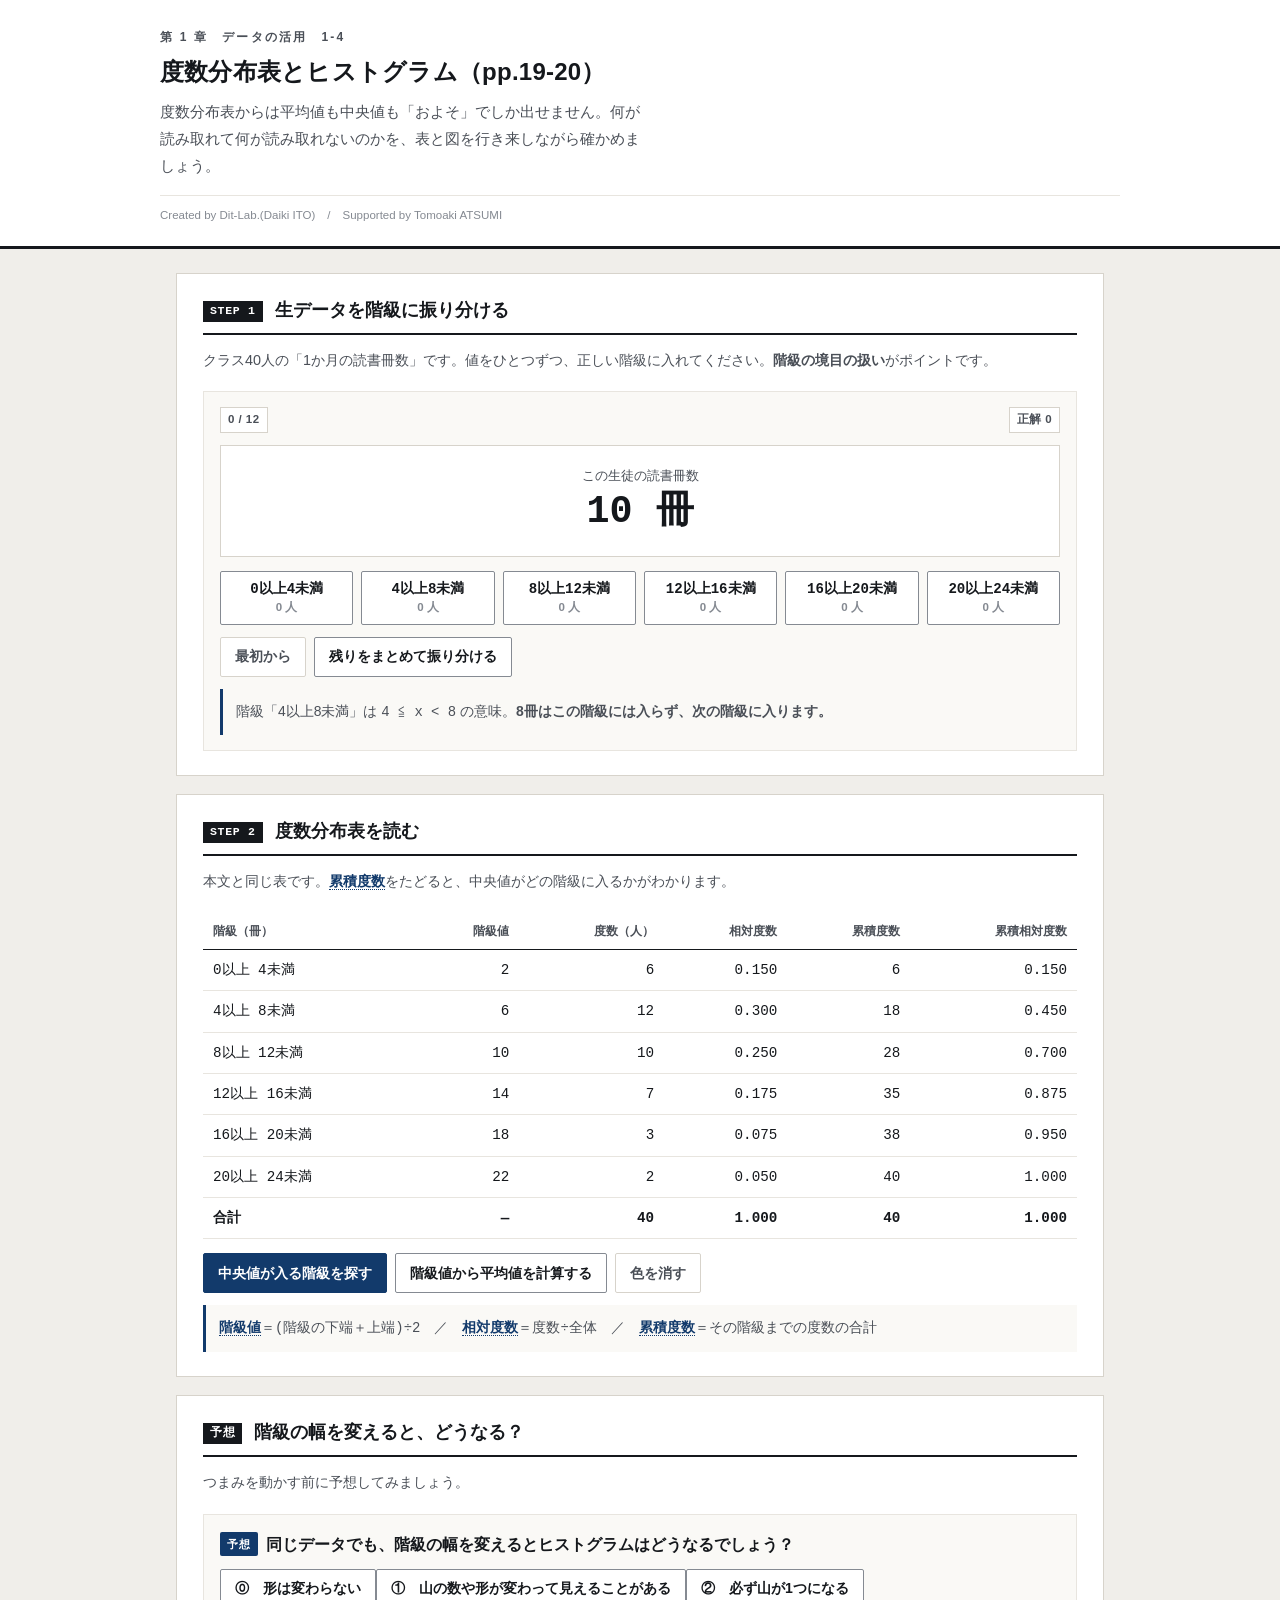
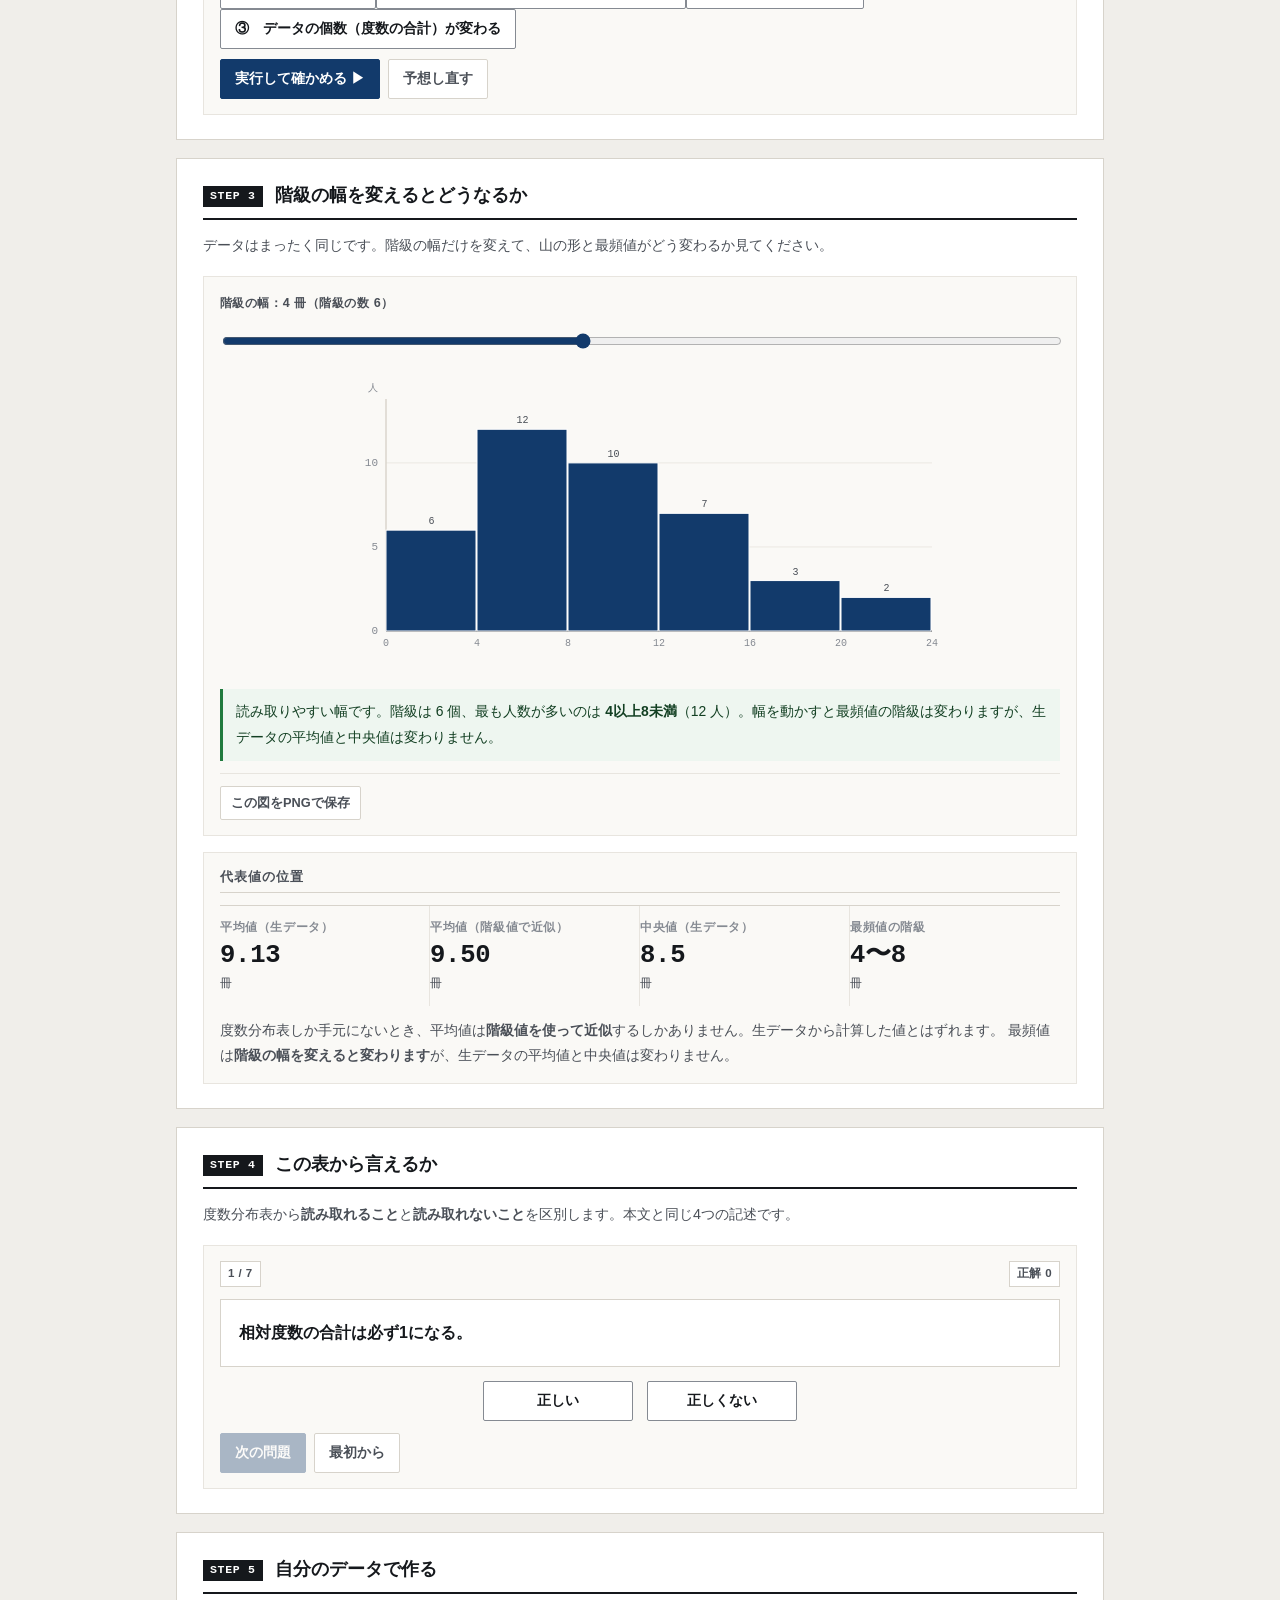
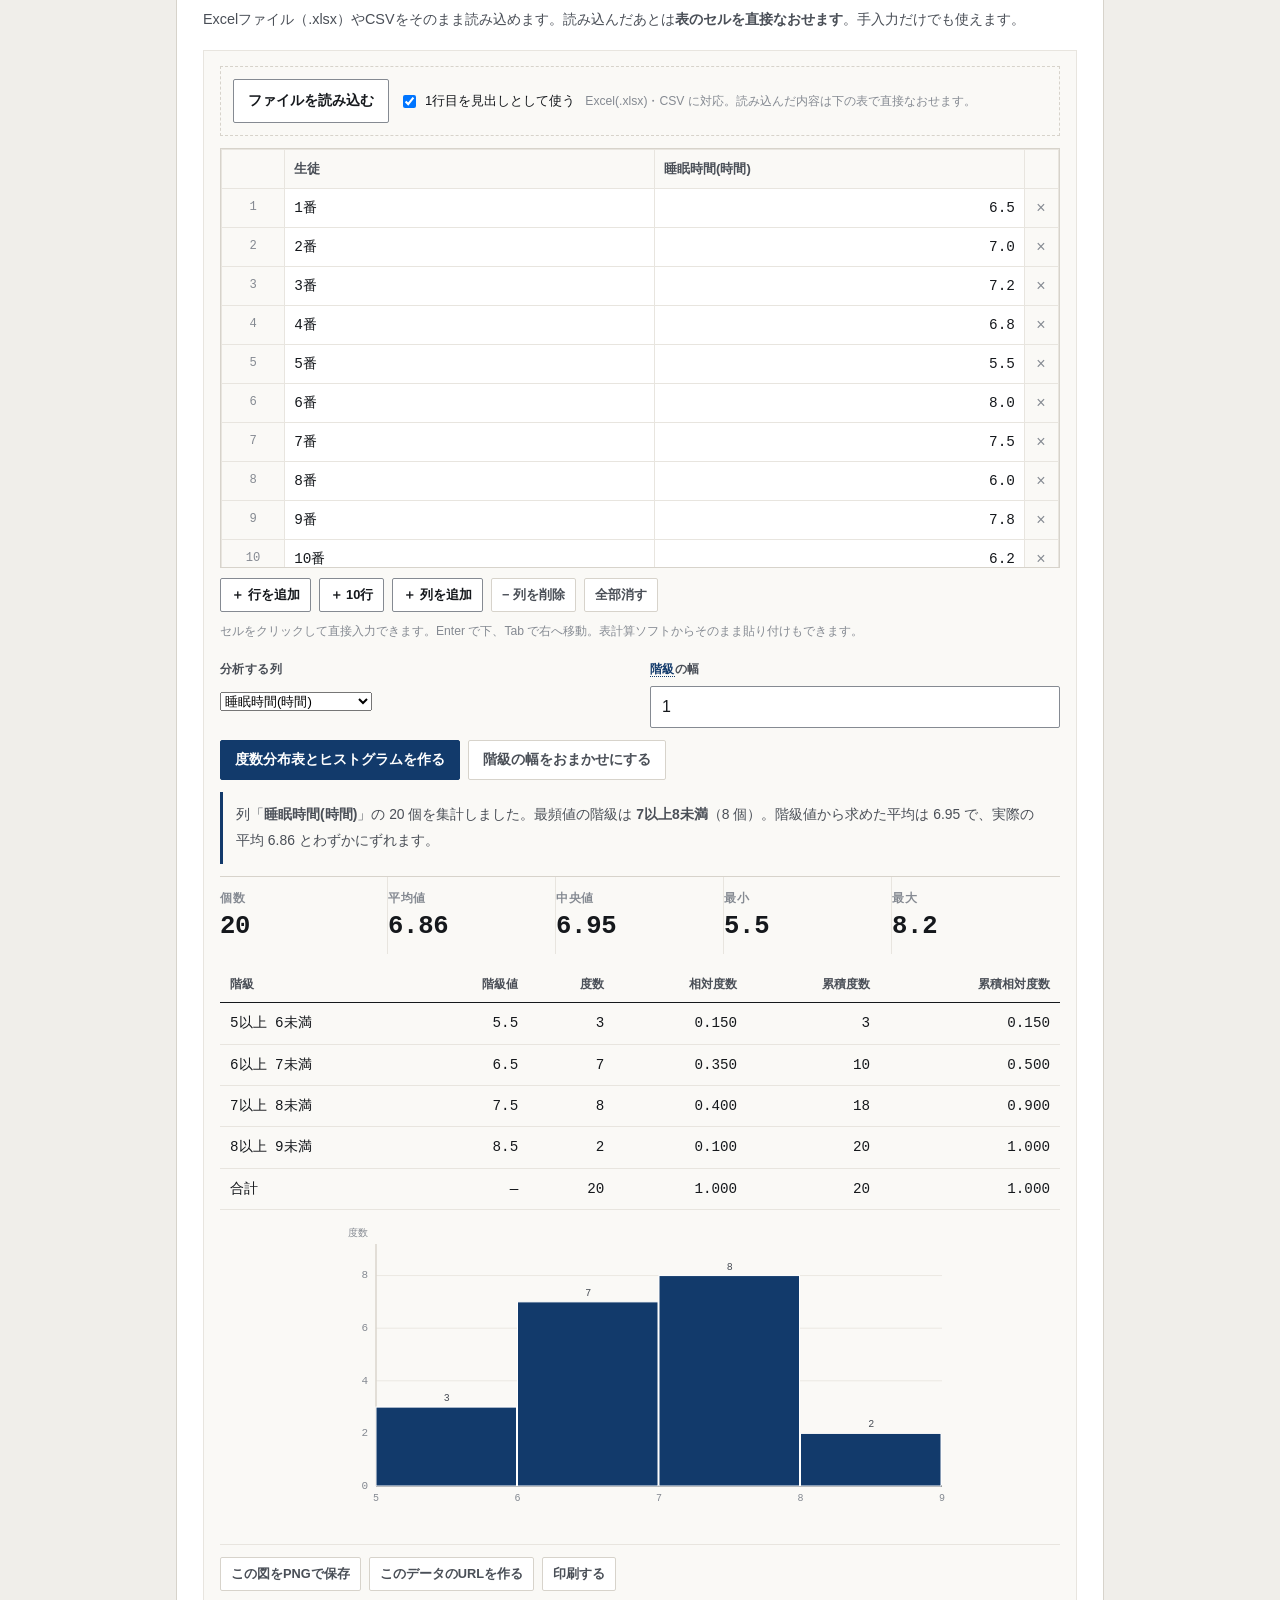
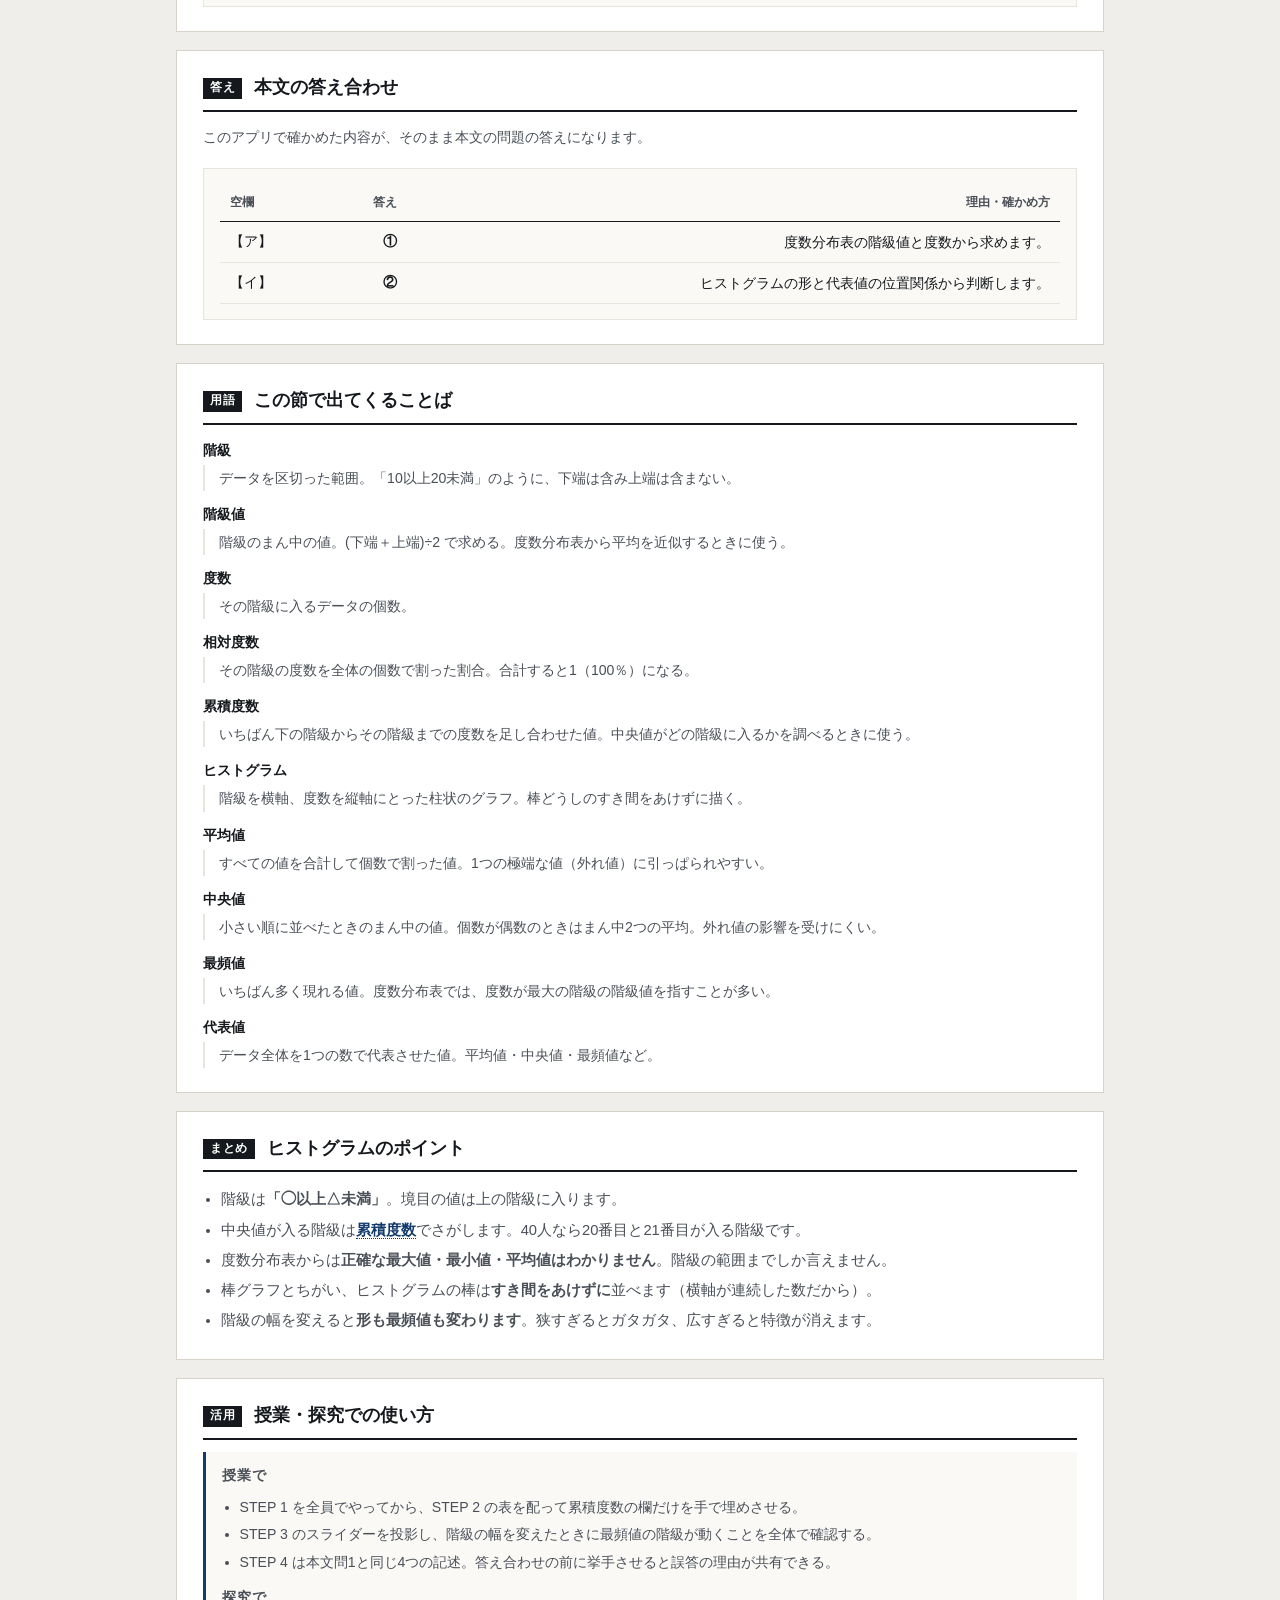
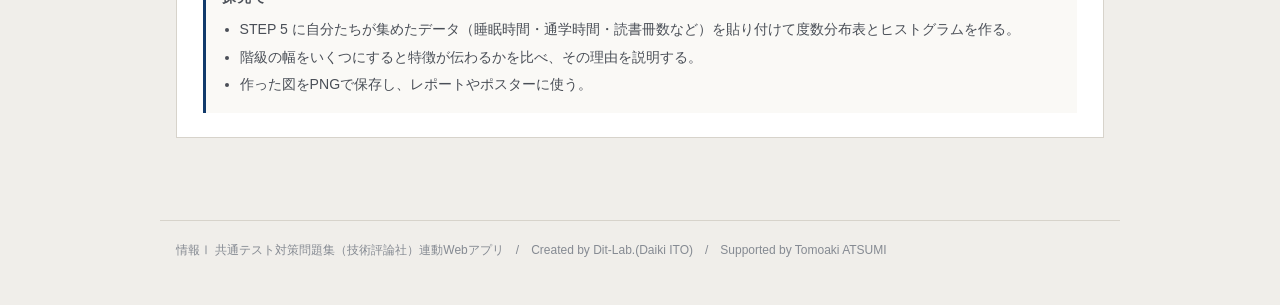
<file: index.html>
<!DOCTYPE html>
<html lang="ja">
<head>
<meta charset="UTF-8">
<meta name="viewport" content="width=device-width, initial-scale=1.0">
<title>度数分布表とヒストグラム｜情報Ⅰ共通テスト対策問題集</title>
<meta name="description" content="度数分布表からは平均値も中央値も「およそ」でしか出せません。何が読み取れて何が読み取れないのかを、表と図を行き来しながら確かめましょう。">
<link rel="icon" href="data:image/svg+xml,%3Csvg xmlns=%22http://www.w3.org/2000/svg%22 viewBox=%220 0 32 32%22%3E%3Crect width=%2232%22 height=%2232%22 fill=%22%2315181c%22/%3E%3Ctext x=%2216%22 y=%2222%22 font-size=%2218%22 font-family=%22monospace%22 fill=%22%23fff%22 text-anchor=%22middle%22%3E01%3C/text%3E%3C/svg%3E">
<link rel="stylesheet" href="css/style.css?v=bdbb3cb0">
<link rel="stylesheet" href="css/app.css?v=3ce3e877">
</head>
<body>

<header class="app-header">
  <div class="inner">
    <span class="eyebrow">第 1 章　データの活用　1-4</span>
    <h1>度数分布表とヒストグラム（pp.19-20）</h1>
    <p class="lead">度数分布表からは平均値も中央値も「およそ」でしか出せません。何が読み取れて何が読み取れないのかを、表と図を行き来しながら確かめましょう。</p>
    <p class="credit">Created by Dit-Lab.(Daiki ITO)　/　Supported by Tomoaki ATSUMI</p>
  </div>
</header>

<main class="wrap">
  <section class="step" id="step1">
    <h2><span class="no">STEP 1</span>生データを階級に振り分ける</h2>
    <p class="desc">クラス40人の「1か月の読書冊数」です。値をひとつずつ、正しい階級に入れてください。<strong>階級の境目の扱い</strong>がポイントです。</p>

    <div class="panel">
      <div class="qhead">
        <span class="badge" id="sortProgress">0 / 0</span>
        <span class="badge">正解 <span class="score" id="sortScore">0</span></span>
      </div>
      <div class="card-q">
        <div style="font-size:.82rem;color:var(--ink-2)">この生徒の読書冊数</div>
        <div class="q-var" id="sortValue">—</div>
      </div>
      <div class="binrow" id="bins"></div>
      <div class="note" id="sortFb" hidden style="margin-top:12px"></div>
      <div class="btn-row" style="margin-top:12px">
        <button class="btn ghost" id="sortReset">最初から</button>
        <button class="btn" id="sortSkip">残りをまとめて振り分ける</button>
      </div>
      <div class="note info" style="margin-top:12px">
        階級「4以上8未満」は <span class="mono">4 ≦ x &lt; 8</span> の意味。<strong>8冊はこの階級には入らず、次の階級に入ります。</strong>
      </div>
    </div>
  </section>

  <section class="step" id="step2">
    <h2><span class="no">STEP 2</span>度数分布表を読む</h2>
    <p class="desc">本文と同じ表です。<span class="term" data-t="累積度数"><strong>累積度数</strong></span>をたどると、中央値がどの階級に入るかがわかります。</p>
    <div class="tbl-scroll">
      <table class="tbl" id="freqTable">
        <thead><tr><th>階級（冊）</th><th>階級値</th><th>度数（人）</th><th>相対度数</th><th>累積度数</th><th>累積相対度数</th></tr></thead>
        <tbody></tbody>
        <tfoot></tfoot>
      </table>
    </div>

    <div class="btn-row" style="margin-top:14px">
      <button class="btn primary" id="findMedian">中央値が入る階級を探す</button>
      <button class="btn" id="calcMean">階級値から平均値を計算する</button>
      <button class="btn ghost" id="clearHi">色を消す</button>
    </div>
    <div class="note" id="tblNote" hidden style="margin-top:12px"></div>

    <div class="note info" style="margin-top:12px">
      <span class="term" data-t="階級値">階級値</span>＝<span class="mono">(階級の下端＋上端)÷2</span>　／　<span class="term" data-t="相対度数">相対度数</span>＝<span class="mono">度数÷全体</span>　／　<span class="term" data-t="累積度数">累積度数</span>＝<span class="mono">その階級までの度数の合計</span>
    </div>
  </section>

  <section class="step">
    <h2><span class="no">予想</span>階級の幅を変えると、どうなる？</h2>
    <p class="desc">つまみを動かす前に予想してみましょう。</p>
    <div class="panel"><div id="pdH"></div></div>
  </section>

  <section class="step" id="step3">
    <h2><span class="no">STEP 3</span>階級の幅を変えるとどうなるか</h2>
    <p class="desc">データはまったく同じです。階級の幅だけを変えて、山の形と最頻値がどう変わるか見てください。</p>
    <div class="panel">
      <label class="fld" for="binWidth">階級の幅：<span class="mono" id="bwVal">4</span> 冊（階級の数 <span class="mono" id="bcVal">6</span>）</label>
      <input type="range" id="binWidth" min="1" max="8" step="1" value="4">
      <div id="histChart" style="margin-top:10px"></div>
      <div class="note" id="bwNote" style="margin-top:12px"></div>
      <div class="toolbar" id="histTools"></div>
    </div>

    <div class="panel" style="margin-top:16px">
      <h3>代表値の位置</h3>
      <div class="metrics">
        <div class="metric"><div class="k">平均値（生データ）</div><div class="v" id="mMean">—</div><div class="s">冊</div></div>
        <div class="metric"><div class="k">平均値（階級値で近似）</div><div class="v" id="mMeanApprox">—</div><div class="s">冊</div></div>
        <div class="metric"><div class="k">中央値（生データ）</div><div class="v" id="mMed">—</div><div class="s">冊</div></div>
        <div class="metric"><div class="k">最頻値の階級</div><div class="v" id="mMode">—</div><div class="s">冊</div></div>
      </div>
      <p class="why" style="margin-top:12px">
        度数分布表しか手元にないとき、平均値は<strong>階級値を使って近似</strong>するしかありません。生データから計算した値とはずれます。
        最頻値は<strong>階級の幅を変えると変わります</strong>が、生データの平均値と中央値は変わりません。
      </p>
    </div>
  </section>

  <section class="step" id="step4">
    <h2><span class="no">STEP 4</span>この表から言えるか</h2>
    <p class="desc">度数分布表から<strong>読み取れること</strong>と<strong>読み取れないこと</strong>を区別します。本文と同じ4つの記述です。</p>
    <div class="panel">
      <div class="qhead">
        <span class="badge" id="jProgress">1 / 1</span>
        <span class="badge">正解 <span class="score" id="jScore">0</span></span>
      </div>
      <div class="card-q"><div class="j-stmt" id="jText"></div></div>
      <div class="btn-row" style="justify-content:center;gap:14px">
        <button class="btn" id="jOk" style="min-width:150px">正しい</button>
        <button class="btn" id="jNg" style="min-width:150px">正しくない</button>
      </div>
      <div class="note" id="jFb" hidden style="margin-top:12px"></div>
      <div class="btn-row" style="margin-top:12px">
        <button class="btn primary" id="jNext" disabled>次の問題</button>
        <button class="btn ghost" id="jReset">最初から</button>
      </div>
    </div>
  </section>

  <section class="step" id="step5">
    <h2><span class="no">STEP 5</span>自分のデータで作る</h2>
    <p class="desc">Excelファイル（.xlsx）やCSVをそのまま読み込めます。読み込んだあとは<strong>表のセルを直接なおせます</strong>。手入力だけでも使えます。</p>
    <div class="panel">
      <div id="dataInput"></div>

      <div class="grid c2" style="margin-top:16px">
        <div>
          <label class="fld" for="colSel">分析する列</label>
          <select id="colSel" class="sel"></select>
        </div>
        <div>
          <label class="fld" for="myWidth"><span class="term" data-t="階級">階級</span>の幅</label>
          <input type="number" id="myWidth" value="1" step="0.1" min="0.01">
        </div>
      </div>
      <div class="btn-row" style="margin-top:12px">
        <button class="btn primary" id="calcMine">度数分布表とヒストグラムを作る</button>
        <button class="btn ghost" id="autoWidth">階級の幅をおまかせにする</button>
      </div>

      <div class="note" id="myNote" hidden style="margin-top:12px"></div>
      <div class="metrics" id="myStats" style="margin-top:12px"></div>
      <div class="tbl-scroll" style="margin-top:12px"><table class="tbl" id="myTable"></table></div>
      <div id="myChart" style="margin-top:12px"></div>
      <div class="toolbar" id="myTools"></div>
    </div>
  </section>

  <section class="step" id="ansBox">
    <h2><span class="no">答え</span>本文の答え合わせ</h2>
    <p class="desc">このアプリで確かめた内容が、そのまま本文の問題の答えになります。</p>
    <div class="panel">
      <div class="tbl-scroll"><table class="tbl"><thead><tr><th>空欄</th><th>答え</th><th>理由・確かめ方</th></tr></thead><tbody><tr><td class="mono">【ア】</td><td class="mono"><strong>①</strong></td><td>度数分布表の階級値と度数から求めます。</td></tr><tr><td class="mono">【イ】</td><td class="mono"><strong>②</strong></td><td>ヒストグラムの形と代表値の位置関係から判断します。</td></tr></tbody></table></div>
    </div>
  </section>

  <section class="step" id="glossary">
    <h2><span class="no">用語</span>この節で出てくることば</h2>
    <div id="glossBox"></div>
  </section>

  <section class="step">
    <h2><span class="no">まとめ</span>ヒストグラムのポイント</h2>
    <ul style="margin:0;padding-left:1.2em;color:var(--ink-2);font-size:.92rem;line-height:2.05">
      <li>階級は<strong>「◯以上△未満」</strong>。境目の値は上の階級に入ります。</li>
      <li>中央値が入る階級は<span class="term" data-t="累積度数"><strong>累積度数</strong></span>でさがします。40人なら20番目と21番目が入る階級です。</li>
      <li>度数分布表からは<strong>正確な最大値・最小値・平均値はわかりません</strong>。階級の範囲までしか言えません。</li>
      <li>棒グラフとちがい、ヒストグラムの棒は<strong>すき間をあけずに</strong>並べます（横軸が連続した数だから）。</li>
      <li>階級の幅を変えると<strong>形も最頻値も変わります</strong>。狭すぎるとガタガタ、広すぎると特徴が消えます。</li>
    </ul>
  </section>

  <section class="step">
    <h2><span class="no">活用</span>授業・探究での使い方</h2>
    <div class="use-note">
      <h3>授業で</h3>
      <ul>
        <li>STEP 1 を全員でやってから、STEP 2 の表を配って累積度数の欄だけを手で埋めさせる。</li>
        <li>STEP 3 のスライダーを投影し、階級の幅を変えたときに最頻値の階級が動くことを全体で確認する。</li>
        <li>STEP 4 は本文問1と同じ4つの記述。答え合わせの前に挙手させると誤答の理由が共有できる。</li>
      </ul>
      <h3 style="margin-top:12px">探究で</h3>
      <ul>
        <li>STEP 5 に自分たちが集めたデータ（睡眠時間・通学時間・読書冊数など）を貼り付けて度数分布表とヒストグラムを作る。</li>
        <li>階級の幅をいくつにすると特徴が伝わるかを比べ、その理由を説明する。</li>
        <li>作った図をPNGで保存し、レポートやポスターに使う。</li>
      </ul>
    </div>
  </section>

</main>

<footer class="app-footer">
  情報Ⅰ 共通テスト対策問題集（技術評論社）連動Webアプリ　/　Created by Dit-Lab.(Daiki ITO)　/　Supported by Tomoaki ATSUMI
</footer>

<script src="js/tools.js?v=c07db610"></script>
<script src="js/chart.js?v=fb6e3be1"></script>
<script src="js/xlsx.js?v=53c47a9c"></script>
<script src="js/grid.js?v=b72ee2f5"></script>
<script src="js/datainput.js?v=dbe2aecf"></script>
<script src="js/terms.js?v=e9184cc4"></script>
<script src="js/predict.js?v=1b9c8bf0"></script>
<script src="js/app.js?v=61aba8ca"></script>
</body>
</html>
</file>
<file: css/style.css>
/* =========================================================
   情報Ⅰ 共通テスト対策問題集 — Web アプリ共通スタイル
   紙面（参考書）に寄せた設計。装飾色は使わず、色は意味を持つときだけ。
   ========================================================= */

:root{
  --paper:#ffffff;
  --paper-2:#faf9f6;      /* うすい紙 */
  --bg:#f0eeea;           /* 台紙 */
  --ink:#15181c;
  --ink-2:#4a4f57;
  --ink-3:#858a92;
  --rule:#d7d3cb;         /* 罫線 */
  --rule-2:#e8e5df;
  --accent:#123a6b;       /* 濃紺。主要操作と現在地だけに使う */
  --accent-w:#e9eef6;
  --zero:#c0392b;         /* 左＝0 */
  --one:#1d4ed8;          /* 右＝1 */
  --ok:#1f7a3d;   --ok-bg:#eef6f0;
  --ng:#b3261e;   --ng-bg:#fbefee;
  --warn:#8a5a00; --warn-bg:#fbf5e8;
  --font:"Hiragino Kaku Gothic ProN","Hiragino Sans","Yu Gothic Medium","Yu Gothic",
         "Noto Sans JP",Meiryo,-apple-system,BlinkMacSystemFont,sans-serif;
  --mono:"SFMono-Regular",Menlo,Consolas,"Courier New",monospace;
}

*{box-sizing:border-box}
[hidden]{display:none !important}
html{-webkit-text-size-adjust:100%}
body{
  margin:0; background:var(--bg); color:var(--ink);
  font-family:var(--font); font-size:16px; line-height:1.85;
  font-feature-settings:"palt" 1;
}
h1,h2,h3,h4{line-height:1.45; margin:0; font-weight:700}
p{margin:0 0 .75em} p:last-child{margin-bottom:0}
a{color:var(--accent)}

/* ---------- 標題 ---------- */
.app-header{background:var(--paper); border-bottom:3px solid var(--ink); padding:26px 20px 20px}
.app-header .inner{max-width:960px; margin:0 auto}
.app-header .eyebrow{
  font-size:.75rem; font-weight:700; color:var(--ink-2); letter-spacing:.18em;
  display:block; margin-bottom:7px;
}
.app-header h1{font-size:1.5rem; letter-spacing:.01em}
.app-header .lead{font-size:.92rem; color:var(--ink-2); margin-top:9px; max-width:60ch}
.app-header .credit{
  font-size:.72rem; color:var(--ink-3); margin-top:14px;
  padding-top:9px; border-top:1px solid var(--rule-2);
}

/* ---------- 版面 ---------- */
.wrap{max-width:960px; margin:0 auto; padding:24px 16px 64px}
.step{background:var(--paper); border:1px solid var(--rule); padding:24px 26px; margin-bottom:18px}
.step > h2{
  display:flex; align-items:baseline; gap:12px; font-size:1.1rem;
  padding-bottom:9px; border-bottom:2px solid var(--ink); margin-bottom:12px;
}
.step > h2 .no{
  flex:none; font-family:var(--mono); font-size:.72rem; font-weight:700;
  background:var(--ink); color:var(--paper); padding:2px 7px; letter-spacing:.06em;
  position:relative; top:-2px;
}
.step > .desc{color:var(--ink-2); font-size:.9rem; margin-bottom:18px}
.step[hidden]{display:none}

.grid{display:grid; gap:20px}
.grid > *{min-width:0}          /* 子の中身で列が広がるのを防ぐ */
@media(min-width:800px){ .grid.c2{grid-template-columns:1fr 1fr} }
@media(min-width:800px){ .grid.c21{grid-template-columns:1.45fr 1fr} }

.panel{border:1px solid var(--rule-2); background:var(--paper-2); padding:15px 16px; min-width:0}
.panel > h3{
  font-size:.8rem; font-weight:700; color:var(--ink-2); letter-spacing:.08em;
  margin-bottom:12px; padding-bottom:6px; border-bottom:1px solid var(--rule);
}

/* ---------- 部品 ---------- */
.btn{
  appearance:none; border:1px solid var(--ink-3); background:var(--paper); color:var(--ink);
  font-family:inherit; font-size:.88rem; font-weight:700; padding:8px 14px;
  border-radius:2px; cursor:pointer; min-height:40px; line-height:1.4;
  transition:background .12s, border-color .12s, color .12s;
}
.btn:hover:not(:disabled){background:var(--accent-w); border-color:var(--accent); color:var(--accent)}
.btn:disabled{opacity:.35; cursor:not-allowed}
.btn.primary{background:var(--accent); color:var(--paper); border-color:var(--accent)}
.btn.primary:hover:not(:disabled){background:#0d2c53; color:var(--paper)}
.btn.ghost{border-color:var(--rule); color:var(--ink-2)}
.btn.sm{font-size:.8rem; padding:5px 10px; min-height:34px}
.btn-row{display:flex; flex-wrap:wrap; gap:8px; align-items:center}

/* タブ（見出し下線式） */
.seg{display:flex; gap:0; border-bottom:1px solid var(--rule)}
.seg button{
  appearance:none; border:0; background:transparent; font-family:inherit; font-size:.88rem;
  font-weight:700; color:var(--ink-3); padding:9px 4px; margin-right:26px; cursor:pointer;
  border-bottom:3px solid transparent; margin-bottom:-1px; min-height:40px;
}
.seg button:hover{color:var(--ink-2)}
.seg button[aria-pressed="true"]{color:var(--ink); border-bottom-color:var(--accent)}

label.fld{display:block; font-size:.78rem; font-weight:700; color:var(--ink-2); margin-bottom:5px; letter-spacing:.04em}
input[type=text], textarea, input[type=number]{
  width:100%; font-family:inherit; font-size:1rem; color:var(--ink);
  border:1px solid var(--ink-3); border-radius:2px; padding:9px 11px;
  background:var(--paper); min-height:42px;
}
input:focus, textarea:focus{outline:2px solid var(--accent); outline-offset:-1px; border-color:var(--accent)}
.btn:focus-visible, .seg button:focus-visible, .node-card:focus-visible{outline:2px solid var(--accent); outline-offset:2px}
textarea{resize:vertical; line-height:1.7}
.mono{font-family:var(--mono)}

table.tbl{width:100%; border-collapse:collapse; font-size:.89rem}
table.tbl th, table.tbl td{border-bottom:1px solid var(--rule-2); padding:7px 10px; text-align:right}
table.tbl th:first-child, table.tbl td:first-child{text-align:left}
table.tbl thead th{border-bottom:1.5px solid var(--ink); font-size:.76rem; color:var(--ink-2); font-weight:700; white-space:nowrap}
.tbl-scroll{overflow-x:auto; -webkit-overflow-scrolling:touch; max-width:100%}

.note{padding:10px 13px; font-size:.87rem; border-left:3px solid var(--ink-3); background:var(--paper-2); overflow-wrap:break-word; word-break:break-word}
.note.ok{background:var(--ok-bg); border-left-color:var(--ok); color:#123f22}
.note.ng{background:var(--ng-bg); border-left-color:var(--ng); color:#6d1a15}
.note.info{background:var(--paper-2); border-left-color:var(--accent); color:var(--ink-2)}
.note.warn{background:var(--warn-bg); border-left-color:var(--warn); color:#5c3d00}
.note[hidden]{display:none}

.badge{
  display:inline-block; font-size:.72rem; font-weight:700; padding:1px 7px;
  border:1px solid var(--rule); color:var(--ink-2); background:var(--paper); letter-spacing:.04em;
}

/* 数値は罫線で仕切るだけ。カードにしない */
.metrics{display:flex; flex-wrap:wrap; gap:0; border-top:1px solid var(--rule)}
.metric{flex:1 1 130px; padding:11px 14px 11px 0; border-right:1px solid var(--rule-2)}
.metric:last-child{border-right:0}
.metric .k{font-size:.74rem; color:var(--ink-3); font-weight:700; letter-spacing:.05em}
.metric .v{font-size:1.6rem; font-weight:700; line-height:1.3; font-family:var(--mono); letter-spacing:-.01em}
.metric .s{font-size:.76rem; color:var(--ink-2)}

.bit0{color:var(--zero); font-weight:700}
.bit1{color:var(--one); font-weight:700}

.app-footer{
  max-width:960px; margin:0 auto; padding:18px 16px 44px; color:var(--ink-3);
  font-size:.75rem; border-top:1px solid var(--rule);
}
.sr-only{position:absolute;width:1px;height:1px;overflow:hidden;clip:rect(0 0 0 0);white-space:nowrap}

@media(max-width:640px){
  body{font-size:15px}
  .app-header{padding:20px 16px 16px}
  .app-header h1{font-size:1.16rem}
  .wrap{padding:16px 12px 52px}
  .step{padding:18px 15px}
  .seg button{margin-right:18px; font-size:.84rem}
  .metric{flex-basis:50%; border-right:0}
}
@media (prefers-reduced-motion:reduce){ *{animation:none!important; transition:none!important} }

/* ---------- 自分のデータ・共有・印刷 ---------- */
.toolbar{display:flex; flex-wrap:wrap; gap:8px; align-items:center; margin-top:12px;
  padding-top:12px; border-top:1px solid var(--rule-2)}
.toolbar .hint{font-size:.78rem; color:var(--ink-3)}
.paste-area{width:100%; min-height:110px; font-family:var(--mono); font-size:.86rem}
.use-note{background:var(--paper-2); border-left:3px solid var(--accent); padding:14px 16px; font-size:.88rem}
.use-note h3{font-size:.86rem; letter-spacing:.06em; margin-bottom:8px; color:var(--ink-2)}
.use-note ol, .use-note ul{margin:0; padding-left:1.25em; line-height:1.95; color:var(--ink-2)}

@media print{
  body{background:#fff}
  .app-header{border-bottom:2px solid #000}
  .step{border:1px solid #bbb; break-inside:avoid; page-break-inside:avoid; margin-bottom:12px}
  .btn, .seg, .toolbar, input[type=range]{display:none !important}
  .note{border-left-width:2px}
  a[href]:after{content:""}
}

/* ---------- 入力グリッド ---------- */
.dg-scroll{overflow:auto; -webkit-overflow-scrolling:touch; border:1px solid var(--rule); background:var(--paper); max-height:420px}
table.dg{border-collapse:collapse; font-family:var(--mono); font-size:.9rem; min-width:100%}
table.dg th, table.dg td{border:1px solid var(--rule-2); padding:0}
table.dg thead th{background:var(--paper-2); position:sticky; top:0; z-index:2}
table.dg .dg-n{background:var(--paper-2); color:var(--ink-3); font-size:.76rem; font-weight:400;
  text-align:center; min-width:34px; padding:0 4px; position:sticky; left:0; z-index:1}
table.dg .dg-corner{background:var(--paper-2); min-width:34px; position:sticky; left:0; z-index:3}
table.dg .dg-act{background:var(--paper-2); width:34px}
.dg-h, .dg-c{width:100%; min-width:96px; border:0; background:transparent; font-family:inherit;
  font-size:.9rem; padding:8px 9px; color:var(--ink); min-height:38px}
.dg-h{font-weight:700; font-family:var(--font); font-size:.82rem; color:var(--ink-2)}
.dg-c.num{text-align:right}
.dg-c:focus, .dg-h:focus{outline:2px solid var(--accent); outline-offset:-2px; background:var(--accent-w)}
.dg-del{border:0; background:transparent; color:var(--ink-3); cursor:pointer; width:32px; height:34px; font-size:1rem}
.dg-del:hover{color:var(--ng)}
.dg-tools{display:flex; flex-wrap:wrap; gap:8px; align-items:center; margin-top:10px}
.dg-hint{font-size:.76rem; color:var(--ink-3)}

/* ---------- ファイル読み込み ---------- */
.filebox{display:flex; flex-wrap:wrap; gap:10px; align-items:center; padding:12px;
  border:1px dashed var(--rule); background:var(--paper-2)}
.filebox input[type=file]{font-size:.85rem; font-family:inherit; max-width:100%}
.filebox .sel{max-width:220px}
.filelabel{display:inline-flex; align-items:center; gap:6px; font-size:.85rem; font-weight:700;
  border:1px solid var(--ink-3); background:var(--paper); padding:8px 14px; border-radius:2px; cursor:pointer; min-height:40px}
.filelabel:hover{border-color:var(--accent); color:var(--accent); background:var(--accent-w)}
.filelabel input{display:none}

/* ---------- 用語解説 ---------- */
.term{position:relative; border-bottom:1.5px dotted var(--accent); cursor:help; color:var(--accent); font-weight:700}
.term .term-pop{display:none; position:absolute; left:0; top:1.7em; z-index:50; width:min(300px,78vw);
  background:var(--paper); border:1px solid var(--ink-3); box-shadow:0 6px 20px rgba(0,0,0,.14);
  padding:10px 12px; font-size:.82rem; font-weight:400; color:var(--ink-2); line-height:1.75;
  border-left:3px solid var(--accent); cursor:auto; text-align:left}
.term .term-pop b{display:block; color:var(--ink); font-size:.86rem; margin-bottom:3px}
.term.open .term-pop{display:block}
dl.gloss{margin:0; font-size:.88rem}
dl.gloss dt{font-weight:700; color:var(--ink); margin-top:10px}
dl.gloss dt:first-child{margin-top:0}
dl.gloss dd{margin:2px 0 0; color:var(--ink-2); line-height:1.85; padding-left:1em; border-left:2px solid var(--rule-2)}
@media print{ .term{border-bottom:0; color:inherit} .term .term-pop{display:none !important} }

/* ---------- スマホ・タブレット ---------- */
@media (max-width:1024px){
  /* iOS で入力時に画面が勝手に拡大するのを防ぐ（16px 未満だとズームする） */
  input[type=text], input[type=number], textarea, select, .dg-c, .dg-h{ font-size:16px }
  .dg-c, .dg-h{ min-width:110px }
}
@media (max-width:820px){
  .grid.c2,.grid.c21{grid-template-columns:1fr}
  .dg-scroll{max-height:340px}
  .filebox{flex-direction:column; align-items:stretch}
  .filebox .sel{max-width:100%}
  .term .term-pop{left:auto; right:0; width:min(280px,86vw)}
}
@media (max-width:480px){
  .step > h2{font-size:1rem; flex-wrap:wrap}
  .metrics{gap:0}
  .metric{flex-basis:50%; padding-right:10px}
  .metric .v{font-size:1.3rem}
  .btn{padding:8px 12px}
  .dg-tools{gap:6px}
  .dg-hint{width:100%}
}
/* タッチ操作でのスクロールを滑らかに */
.tbl-scroll, .dg-scroll, .tree-box{ -webkit-overflow-scrolling:touch; overscroll-behavior-x:contain }

/* 幅指定つきの入力欄がスマートフォンではみ出さないようにする */
input[type=text], input[type=number], input[type=search], textarea, select{ max-width:100% }
.btn-row > label{ min-width:0; max-width:100% }
.btn-row > label input, .btn-row > label select{ max-width:100% }

/* 共通：○×判定・並べかえ（quiz.js 用） */
.abcde{border:1px solid var(--rule); border-radius:3px; overflow:hidden}
.abcde > div{border-top:1px solid var(--rule); padding:10px 12px}
.abcde > div:first-child{border-top:0}
.abcde .st{display:flex; gap:10px; align-items:flex-start; flex-wrap:wrap}
.abcde .st .k{font-weight:700; font-family:var(--mono); min-width:1.4em}
.abcde .st .t{flex:1; min-width:12em}
.abcde .jb{display:flex; gap:6px}
.abcde .jb .btn{min-width:3.4em; padding:6px 10px; text-align:center}
.prep{display:grid; grid-template-columns:repeat(auto-fit,minmax(150px,1fr)); gap:10px; margin-top:10px}
.prep .slot{border:1px dashed var(--ink-3); border-radius:3px; padding:10px; min-height:92px; background:var(--paper)}
.prep .slot.filled{border-style:solid}
.prep .slot .tag{font:700 .74rem/1.4 var(--mono); color:var(--accent); display:block; margin-bottom:6px}
.prep .slot .txt{font-size:.86rem; line-height:1.7}
.cards{display:flex; flex-wrap:wrap; gap:8px; margin-top:10px}
.cards .c{border:1px solid var(--ink-3); border-radius:3px; padding:9px 12px; background:var(--paper);
  cursor:pointer; font-size:.88rem; max-width:100%; text-align:left; font-family:inherit; color:var(--ink)}
.cards .c:hover{background:var(--warn-bg)}
.cards .c.used{opacity:.35; pointer-events:none}

/* --- 予想してから実行 --- */
.pmark{display:inline-block; background:var(--accent); color:#fff; font-size:.7rem; font-weight:700;
  letter-spacing:.08em; padding:2px 7px; border-radius:2px; margin-right:8px; vertical-align:2px}
input.pin{font-size:1.05rem; padding:7px 10px; border:1px solid var(--rule); border-radius:3px;
  width:9em; max-width:100%; background:#fff}
.btn-row .unit{color:var(--muted); font-size:.9rem}
.choice4 .btn.on{border-color:var(--accent); box-shadow:inset 0 0 0 1px var(--accent); font-weight:700}
/* 設問文の見出し（flex ではなく通常の段落。.qhead は左右振り分け用なので用途が別） */
.pq{margin:0 0 10px; font-weight:700; line-height:1.85}

/* --- 自分のテーマでやってみる（ワークシート） --- */
.wsheet{display:grid; gap:14px}
@media(min-width:760px){ .wsheet{grid-template-columns:1fr 1fr} }
.wsf{display:block}
.wsf .wsl{display:block; font-weight:700; font-size:.9rem; margin-bottom:3px}
.wsf .wsh{display:block; font-size:.78rem; color:var(--muted); margin-bottom:5px; line-height:1.6}
.wsf textarea{width:100%; max-width:100%; font:inherit; font-size:.92rem; line-height:1.75;
  padding:8px 10px; border:1px solid var(--rule); border-radius:3px; background:#fff; resize:vertical}
.wsf textarea:focus{outline:2px solid var(--accent); outline-offset:-2px}
.wsout{margin-top:14px; border:1px solid var(--ink-3); border-radius:3px; background:#fff; padding:16px 18px}
.wsout h4{margin:0 0 10px; font-size:1rem}
.wsout dl{margin:0}
.wsout dt{font-weight:700; font-size:.84rem; color:var(--accent); margin-top:10px}
.wsout dd{margin:2px 0 0; font-size:.92rem; line-height:1.85; white-space:pre-wrap}
.wsout .wsmsg{margin:10px 0 0; font-size:.86rem; color:var(--muted)}
@media print{
  .app-header, .btn-row, .step:not(.wsprint){ display:none !important }
  .wsout{border:none; padding:0}
}
</file>
<file: css/app.css>
.qhead{display:flex; justify-content:space-between; align-items:center; margin-bottom:12px}
.card-q{border:1px solid var(--rule); background:var(--paper); padding:18px; text-align:center; margin-bottom:14px}
.q-var{font-size:2.4rem; font-weight:700; font-family:var(--mono); line-height:1.3}
.binrow{display:grid; gap:8px; grid-template-columns:repeat(auto-fit,minmax(120px,1fr))}
.binrow .btn{flex-direction:column; font-family:var(--mono); font-size:.88rem}
.binrow .btn .cnt{display:block; font-size:.72rem; color:var(--ink-3); font-family:var(--font)}
.binrow .btn.correct{background:var(--ok-bg); border-color:var(--ok); color:var(--ok)}
.binrow .btn.wrong{background:var(--ng-bg); border-color:var(--ng); color:var(--ng)}
.binrow.locked{pointer-events:none}
input[type=range]{width:100%; accent-color:var(--accent); height:34px}
#freqTable td{font-family:var(--mono)}
#freqTable td:first-child{font-family:var(--mono)}
#freqTable tfoot td{border-top:1.5px solid var(--ink); font-weight:700}
.why{font-size:.85rem; color:var(--ink-2); line-height:1.85}
.j-stmt{font-size:1rem; font-weight:700; line-height:1.9; text-align:left}
#freqTable tr.hi td{background:var(--warn-bg); font-weight:700}
#freqTable tr.hi2 td{background:var(--accent-w)}
#myTable td{font-family:var(--mono)}
</file>
